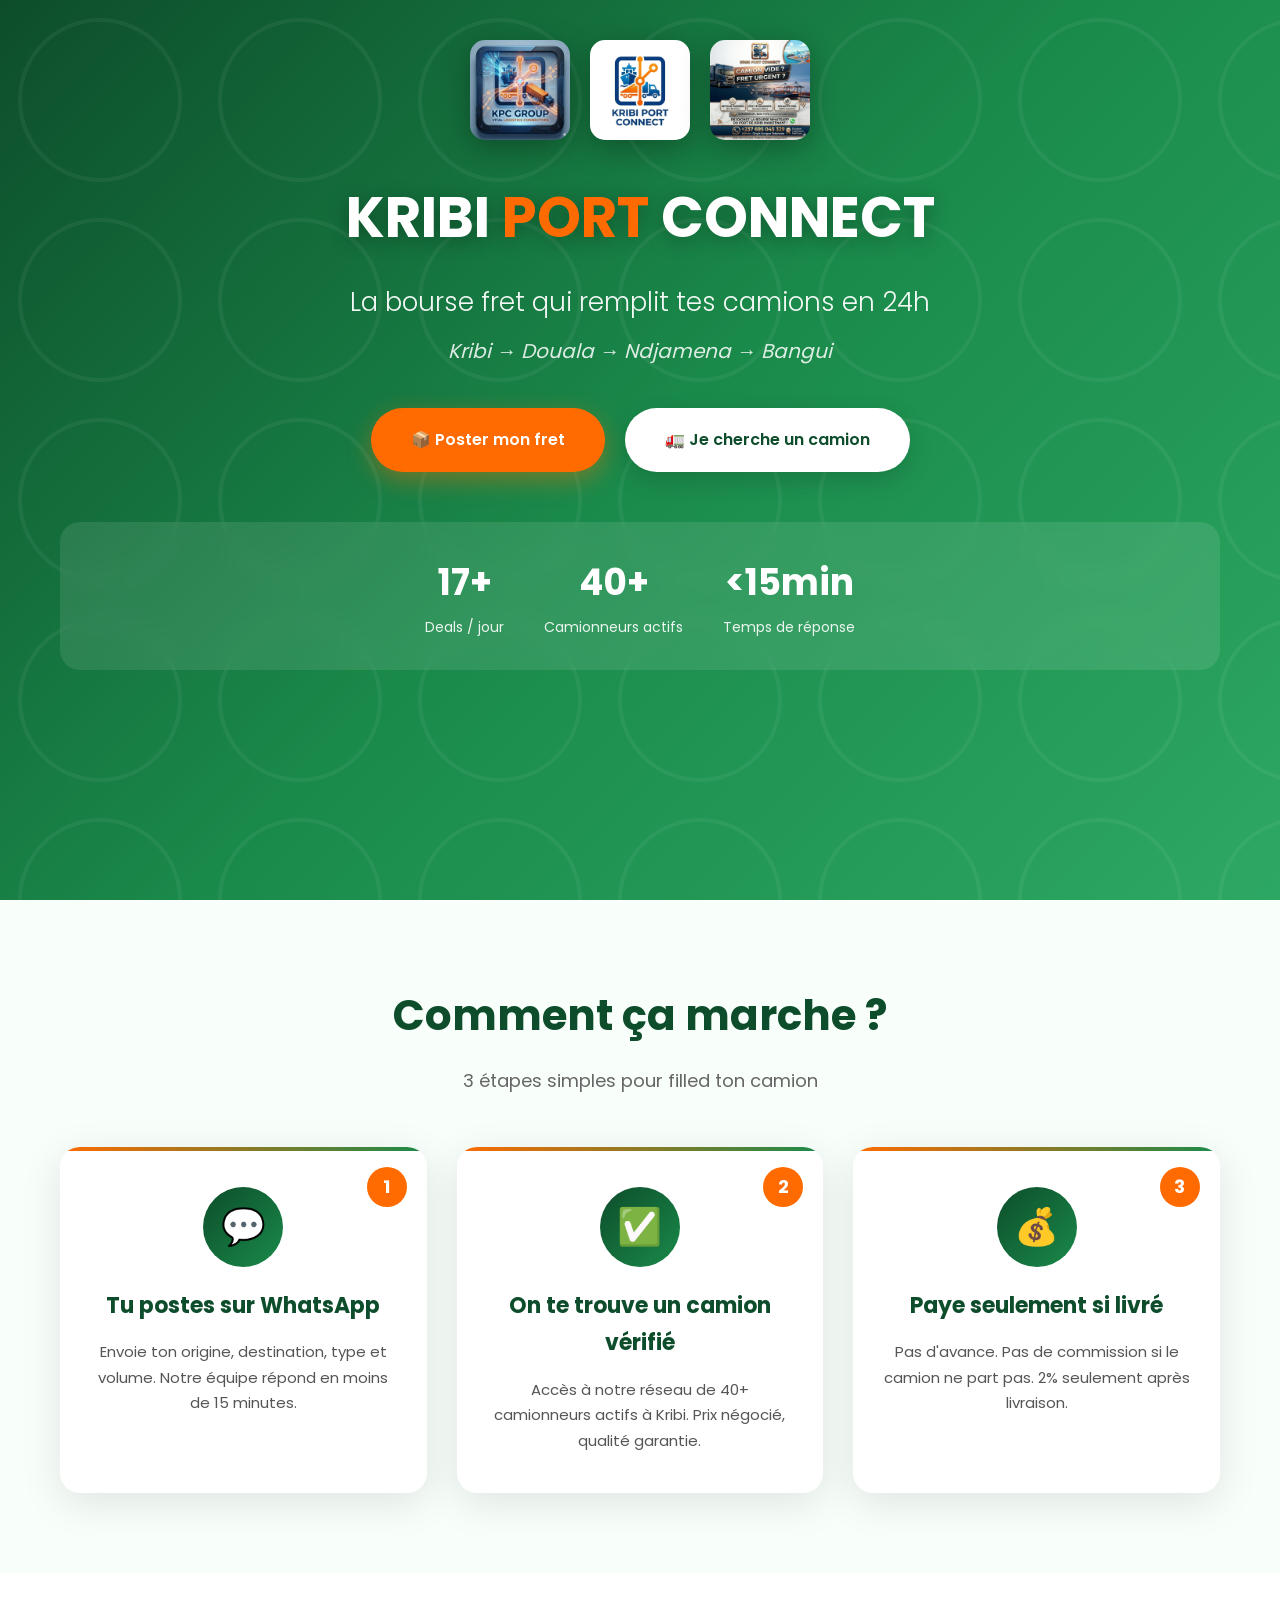
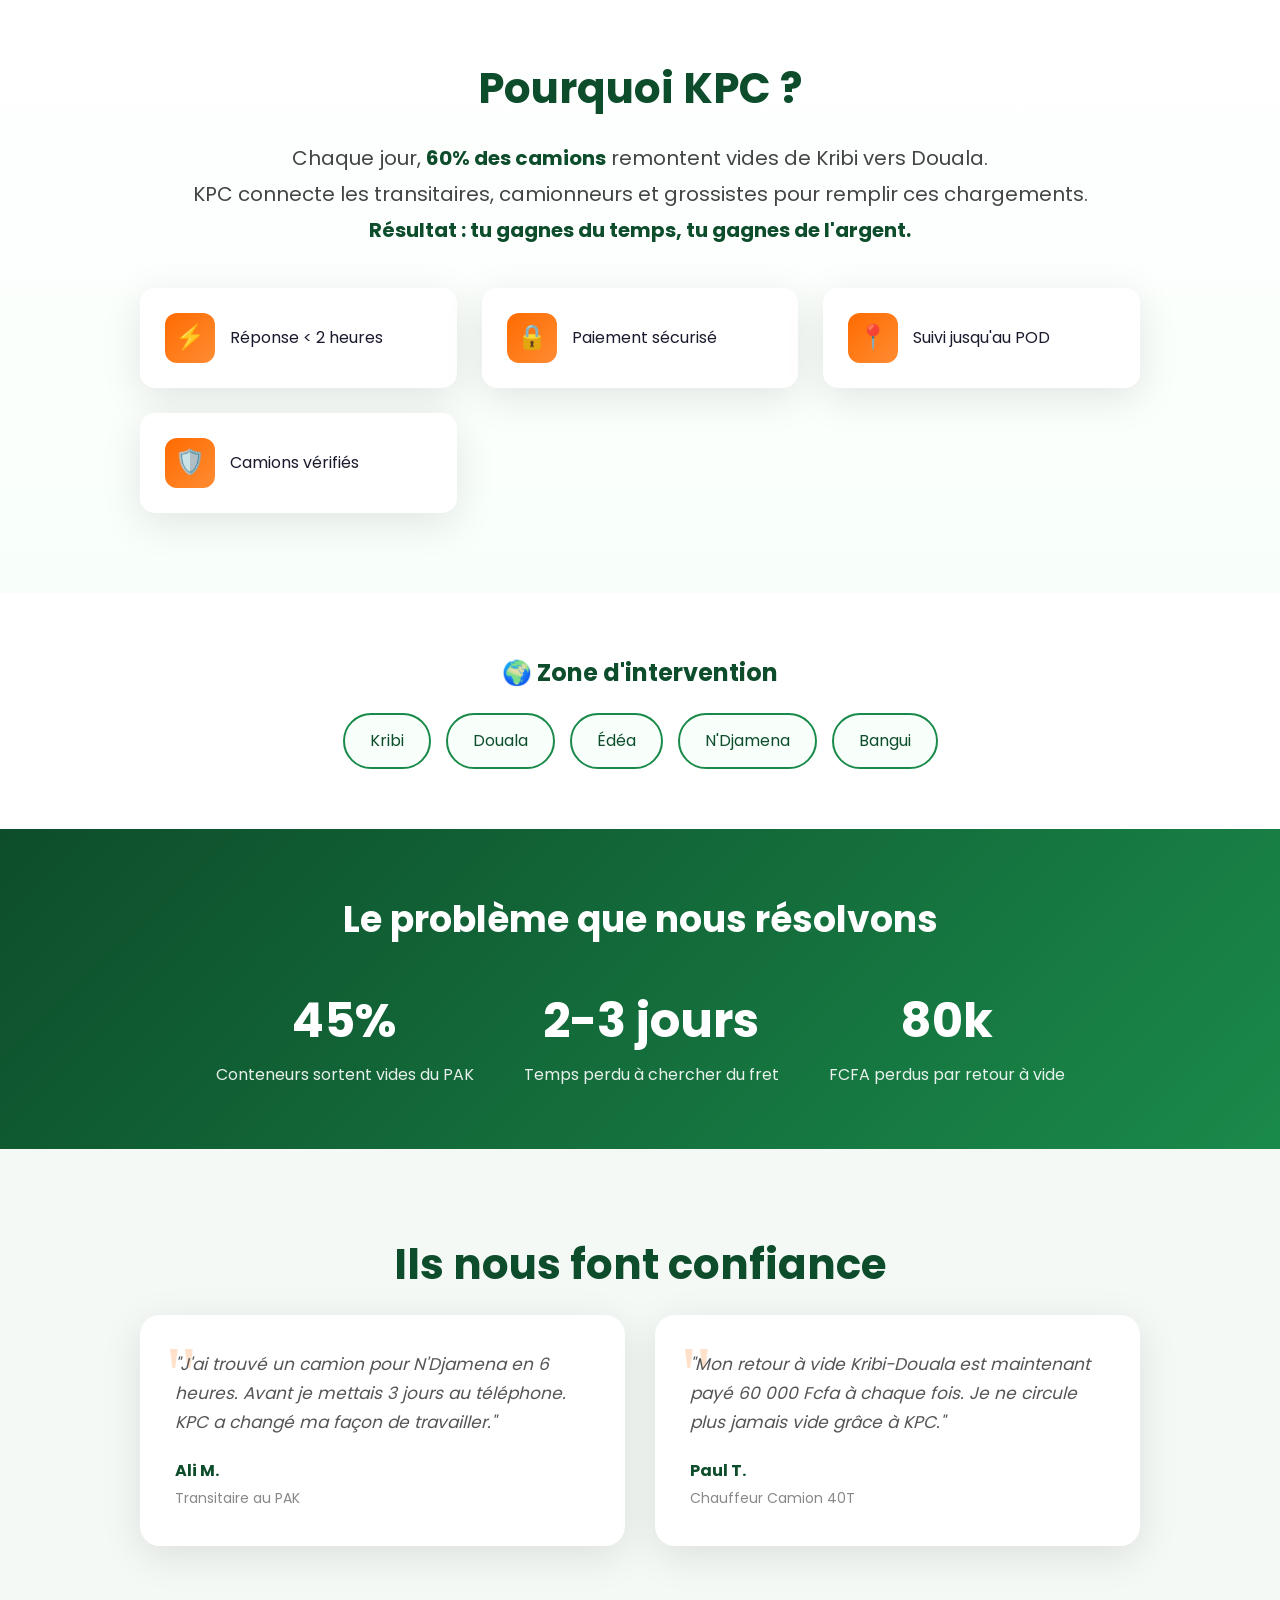
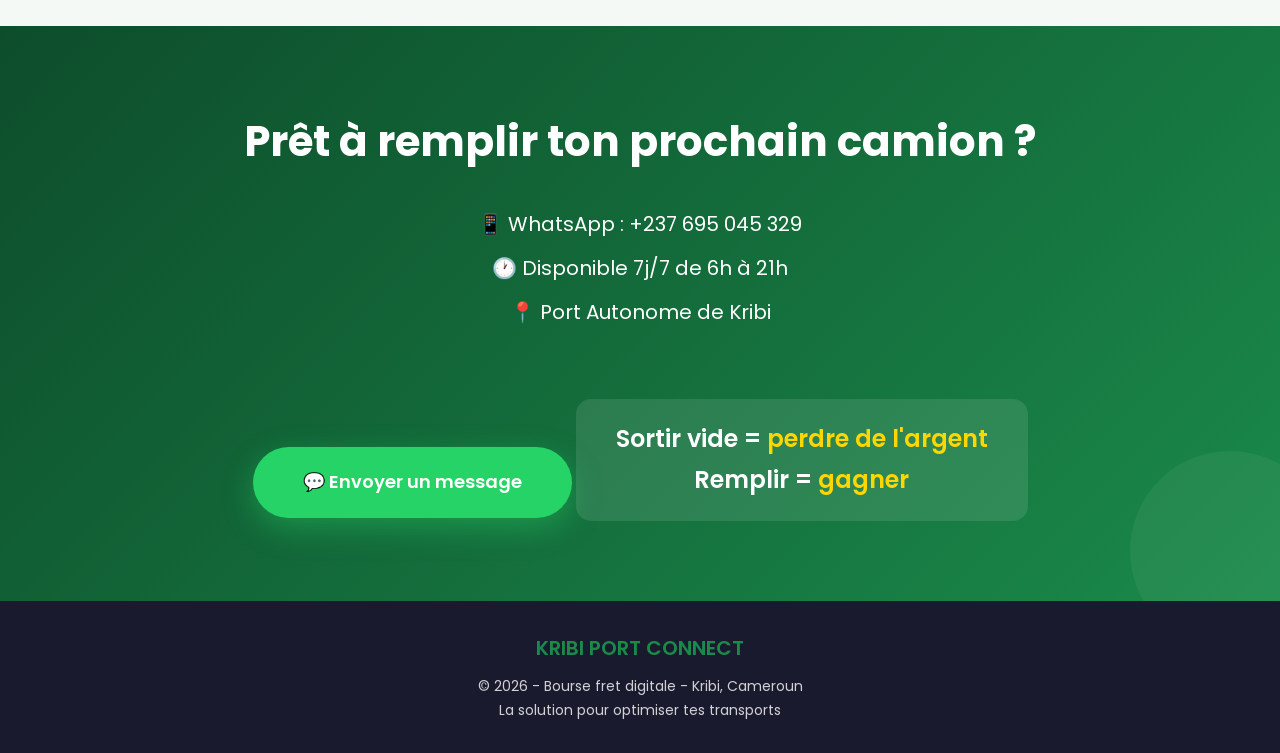
<file: index.html>
<!DOCTYPE html>
<html lang="fr">
<head>
<meta charset="UTF-8">
<meta name="viewport" content="width=device-width, initial-scale=1.0">
<meta http-equiv="X-Content-Type-Options" content="nosniff">
<meta name="referrer" content="strict-origin-when-cross-origin">
<title>KRIBI PORT CONNECT - La Bourse Fret du Cameroun</title>
<meta name="description" content="Bourse fret digitale - Connectez transporteurs, transitaires et chargeurs au Port de Kribi">
<link href="fonts/fonts.css" rel="stylesheet">
<style>
  :root {
    --primary: #0d4d2b;
    --secondary: #1a8a4a;
    --accent: #ff6b00;
    --accent-light: #ff8c33;
    --dark: #1a1a2e;
    --light: #f8fffa;
    --white: #ffffff;
    --shadow: 0 10px 40px rgba(0,0,0,0.1);
    --shadow-hover: 0 20px 60px rgba(0,0,0,0.15);
  }
  * { margin: 0; padding: 0; box-sizing: border-box; }
  body { font-family: 'Poppins', sans-serif; background: var(--light); color: var(--dark); line-height: 1.7; }
  
  /* Header / Hero */
  .hero {
    min-height: 100vh;
    background: linear-gradient(135deg, var(--primary) 0%, var(--secondary) 50%, #2da862 100%);
    position: relative;
    overflow: hidden;
  }
  .hero::before {
    content: '';
    position: absolute;
    top: 0; left: 0; right: 0; bottom: 0;
    background: url('data:image/svg+xml,<svg xmlns="http://www.w3.org/2000/svg" viewBox="0 0 100 100"><circle cx="50" cy="50" r="40" fill="none" stroke="rgba(255,255,255,0.05)" stroke-width="2"/></svg>');
    background-size: 200px;
    animation: rotate 30s linear infinite;
  }
  @keyframes rotate { from { transform: rotate(0deg); } to { transform: rotate(360deg); } }
  .hero-content {
    position: relative;
    z-index: 2;
    max-width: 1200px;
    margin: 0 auto;
    padding: 40px 20px;
    text-align: center;
    color: var(--white);
  }
  .logo-container {
    display: flex;
    justify-content: center;
    gap: 20px;
    margin-bottom: 30px;
    flex-wrap: wrap;
  }
  .logo-container img {
    height: 100px;
    border-radius: 15px;
    box-shadow: 0 8px 30px rgba(0,0,0,0.3);
    transition: transform 0.3s ease;
  }
  .logo-container img:hover { transform: scale(1.1) rotate(-2deg); }
  .hero h1 {
    font-size: clamp(32px, 6vw, 56px);
    font-weight: 700;
    margin-bottom: 15px;
    text-shadow: 0 4px 20px rgba(0,0,0,0.3);
  }
  .hero h1 span { color: var(--accent); }
  .hero .subtitle {
    font-size: clamp(18px, 3vw, 26px);
    opacity: 0.95;
    margin-bottom: 10px;
    font-weight: 300;
  }
  .hero .tagline {
    font-size: 20px;
    opacity: 0.85;
    margin-bottom: 40px;
    font-style: italic;
  }
  .cta-group {
    display: flex;
    gap: 20px;
    justify-content: center;
    flex-wrap: wrap;
    margin-bottom: 50px;
  }
  .btn {
    padding: 18px 40px;
    border-radius: 50px;
    font-size: 16px;
    font-weight: 600;
    text-decoration: none;
    transition: all 0.3s ease;
    display: inline-flex;
    align-items: center;
    gap: 10px;
  }
  .btn-primary {
    background: var(--accent);
    color: var(--white);
    box-shadow: 0 8px 25px rgba(255,107,0,0.4);
  }
  .btn-primary:hover {
    background: var(--accent-light);
    transform: translateY(-3px);
    box-shadow: 0 15px 35px rgba(255,107,0,0.5);
  }
  .btn-secondary {
    background: var(--white);
    color: var(--primary);
    box-shadow: 0 8px 25px rgba(0,0,0,0.15);
  }
  .btn-secondary:hover {
    transform: translateY(-3px);
    box-shadow: 0 15px 35px rgba(0,0,0,0.2);
  }
  .stats {
    display: flex;
    justify-content: center;
    gap: 40px;
    flex-wrap: wrap;
    padding: 30px;
    background: rgba(255,255,255,0.1);
    border-radius: 20px;
    backdrop-filter: blur(10px);
  }
  .stat { text-align: center; }
  .stat-number { font-size: 36px; font-weight: 700; display: block; }
  .stat-label { font-size: 14px; opacity: 0.9; }
  
  /* Steps Section */
  .section { padding: 80px 20px; max-width: 1200px; margin: 0 auto; }
  .section-title {
    text-align: center;
    font-size: clamp(28px, 4vw, 42px);
    color: var(--primary);
    margin-bottom: 15px;
    font-weight: 700;
  }
  .section-subtitle {
    text-align: center;
    font-size: 18px;
    color: #666;
    margin-bottom: 50px;
  }
  .steps-grid {
    display: grid;
    grid-template-columns: repeat(auto-fit, minmax(300px, 1fr));
    gap: 30px;
  }
  .step-card {
    background: var(--white);
    padding: 40px 30px;
    border-radius: 20px;
    box-shadow: var(--shadow);
    text-align: center;
    transition: all 0.3s ease;
    position: relative;
    overflow: hidden;
  }
  .step-card::before {
    content: '';
    position: absolute;
    top: 0; left: 0; right: 0; height: 4px;
    background: linear-gradient(90deg, var(--accent), var(--secondary));
  }
  .step-card:hover {
    transform: translateY(-10px);
    box-shadow: var(--shadow-hover);
  }
  .step-icon {
    width: 80px;
    height: 80px;
    background: linear-gradient(135deg, var(--primary), var(--secondary));
    border-radius: 50%;
    display: flex;
    align-items: center;
    justify-content: center;
    margin: 0 auto 20px;
    font-size: 36px;
  }
  .step-number {
    position: absolute;
    top: 20px;
    right: 20px;
    width: 40px;
    height: 40px;
    background: var(--accent);
    color: var(--white);
    border-radius: 50%;
    display: flex;
    align-items: center;
    justify-content: center;
    font-weight: 700;
    font-size: 18px;
  }
  .step-card h3 {
    color: var(--primary);
    font-size: 22px;
    margin-bottom: 15px;
  }
  .step-card p { color: #555; font-size: 15px; }
  
  /* Why Section */
  .why-section {
    background: linear-gradient(180deg, var(--white) 0%, var(--light) 100%);
    padding: 80px 20px;
  }
  .why-content {
    max-width: 1000px;
    margin: 0 auto;
    text-align: center;
  }
  .why-text {
    font-size: 20px;
    color: #444;
    margin-bottom: 40px;
    line-height: 1.8;
  }
  .why-text strong { color: var(--primary); }
  .features-grid {
    display: grid;
    grid-template-columns: repeat(auto-fit, minmax(250px, 1fr));
    gap: 25px;
  }
  .feature-box {
    background: var(--white);
    padding: 25px;
    border-radius: 15px;
    box-shadow: var(--shadow);
    display: flex;
    align-items: center;
    gap: 15px;
    transition: all 0.3s ease;
  }
  .feature-box:hover { transform: scale(1.02); }
  .feature-icon {
    width: 50px;
    height: 50px;
    background: linear-gradient(135deg, var(--accent), var(--accent-light));
    border-radius: 12px;
    display: flex;
    align-items: center;
    justify-content: center;
    font-size: 24px;
    flex-shrink: 0;
  }
  .feature-box span { font-weight: 500; color: var(--dark); }
  
  /* Stats Banner */
  .stats-banner {
    background: linear-gradient(135deg, var(--primary), var(--secondary));
    padding: 60px 20px;
    text-align: center;
    color: var(--white);
  }
  .stats-banner h2 { font-size: clamp(24px, 4vw, 36px); margin-bottom: 30px; }
  .stats-grid {
    display: flex;
    justify-content: center;
    gap: 50px;
    flex-wrap: wrap;
  }
  .stats-banner .stat-number { font-size: 48px; }
  .stats-banner .stat-label { font-size: 16px; opacity: 0.9; }
  
  /* Testimonials */
  .testimonials { padding: 80px 20px; background: #f5f9f6; }
  .testimonial-grid {
    display: grid;
    grid-template-columns: repeat(auto-fit, minmax(320px, 1fr));
    gap: 30px;
    max-width: 1000px;
    margin: 0 auto;
  }
  .testimonial-card {
    background: var(--white);
    padding: 35px;
    border-radius: 20px;
    box-shadow: var(--shadow);
    position: relative;
  }
  .testimonial-card::before {
    content: '"';
    position: absolute;
    top: 20px;
    left: 25px;
    font-size: 80px;
    color: var(--accent);
    opacity: 0.2;
    font-family: serif;
    line-height: 1;
  }
  .testimonial-card p {
    font-size: 17px;
    color: #555;
    font-style: italic;
    margin-bottom: 20px;
    position: relative;
    z-index: 1;
  }
  .testimonial-card strong {
    color: var(--primary);
    display: block;
  }
  .testimonial-card .role {
    color: #888;
    font-size: 14px;
  }
  
  /* Contact Section */
  .contact-section {
    background: linear-gradient(135deg, var(--primary) 0%, var(--secondary) 100%);
    padding: 80px 20px;
    text-align: center;
    color: var(--white);
    position: relative;
    overflow: hidden;
  }
  .contact-section::after {
    content: '';
    position: absolute;
    bottom: -50px;
    right: -50px;
    width: 200px;
    height: 200px;
    background: rgba(255,255,255,0.05);
    border-radius: 50%;
  }
  .contact-section h2 {
    font-size: clamp(28px, 4vw, 42px);
    margin-bottom: 20px;
  }
  .contact-info {
    font-size: 20px;
    margin: 30px 0;
  }
  .contact-info p { margin: 10px 0; }
  .whatsapp-btn {
    display: inline-flex;
    align-items: center;
    gap: 12px;
    background: #25d366;
    color: var(--white);
    padding: 20px 50px;
    border-radius: 50px;
    font-size: 18px;
    font-weight: 600;
    text-decoration: none;
    box-shadow: 0 10px 30px rgba(37,211,102,0.4);
    transition: all 0.3s ease;
  }
  .whatsapp-btn:hover {
    transform: translateY(-3px);
    box-shadow: 0 15px 40px rgba(37,211,102,0.5);
  }
  .slogan {
    font-size: 24px;
    font-weight: 600;
    margin-top: 40px;
    padding: 20px 40px;
    background: rgba(255,255,255,0.1);
    border-radius: 15px;
    display: inline-block;
  }
  .slogan span { color: #ffd700; }
  
  /* Zone Coverage */
  .zone-section {
    padding: 60px 20px;
    text-align: center;
    background: var(--white);
  }
  .zone-section h3 { color: var(--primary); margin-bottom: 20px; font-size: 24px; }
  .zones {
    display: flex;
    justify-content: center;
    gap: 15px;
    flex-wrap: wrap;
  }
  .zone {
    padding: 12px 25px;
    background: var(--light);
    border: 2px solid var(--secondary);
    border-radius: 30px;
    color: var(--primary);
    font-weight: 500;
  }
  
  /* Footer */
  .footer {
    background: var(--dark);
    color: var(--white);
    text-align: center;
    padding: 30px 20px;
  }
  .footer p { opacity: 0.8; font-size: 14px; }
  .footer .brand { font-size: 20px; font-weight: 600; color: var(--secondary); margin-bottom: 10px; }
  
  /* Responsive */
  @media (max-width: 768px) {
    .hero { min-height: auto; padding: 60px 20px; }
    .logo-container img { height: 70px; }
    .stats { gap: 20px; }
    .stat-number { font-size: 28px; }
    .cta-group { flex-direction: column; align-items: center; }
    .btn { width: 100%; max-width: 280px; justify-content: center; }
  }
</style>
</head>
<body>

<!-- HERO SECTION -->
<section class="hero">
  <div class="hero-content">
    <div class="logo-container">
      <img src="logos/IMG-20260519-WA0003.jpg" alt="KPC Logo 1">
      <img src="logos/IMG-20260519-WA0004.jpg" alt="KPC Logo 2">
      <img src="logos/IMG-20260519-WA0005.jpg" alt="KPC Logo 3">
    </div>
    <h1>KRIBI <span>PORT</span> CONNECT</h1>
    <p class="subtitle">La bourse fret qui remplit tes camions en 24h</p>
    <p class="tagline">Kribi → Douala → Ndjamena → Bangui</p>
    
    <div class="cta-group">
      <a href="https://wa.me/237695045329?text=Bonjour%20KPC%2C%20j%27ai%20un%20fret%20%C3%A0%20poster" class="btn btn-primary">
        📦 Poster mon fret
      </a>
      <a href="https://wa.me/237695045329?text=Bonjour%20KPC%2C%20je%20cherche%20un%20camion%20pour..." class="btn btn-secondary">
        🚛 Je cherche un camion
      </a>
    </div>
    
    <div class="stats">
      <div class="stat">
        <span class="stat-number">17+</span>
        <span class="stat-label">Deals / jour</span>
      </div>
      <div class="stat">
        <span class="stat-number">40+</span>
        <span class="stat-label">Camionneurs actifs</span>
      </div>
      <div class="stat">
        <span class="stat-number">&lt;15min</span>
        <span class="stat-label">Temps de réponse</span>
      </div>
    </div>
  </div>
</section>

<!-- HOW IT WORKS -->
<section class="section">
  <h2 class="section-title">Comment ça marche ?</h2>
  <p class="section-subtitle">3 étapes simples pour filled ton camion</p>
  
  <div class="steps-grid">
    <div class="step-card">
      <div class="step-number">1</div>
      <div class="step-icon">💬</div>
      <h3>Tu postes sur WhatsApp</h3>
      <p>Envoie ton origine, destination, type et volume. Notre équipe répond en moins de 15 minutes.</p>
    </div>
    <div class="step-card">
      <div class="step-number">2</div>
      <div class="step-icon">✅</div>
      <h3>On te trouve un camion vérifié</h3>
      <p>Accès à notre réseau de 40+ camionneurs actifs à Kribi. Prix négocié, qualité garantie.</p>
    </div>
    <div class="step-card">
      <div class="step-number">3</div>
      <div class="step-icon">💰</div>
      <h3>Paye seulement si livré</h3>
      <p>Pas d'avance. Pas de commission si le camion ne part pas. 2% seulement après livraison.</p>
    </div>
  </div>
</section>

<!-- WHY KPC -->
<section class="why-section">
  <div class="why-content">
    <h2 class="section-title">Pourquoi KPC ?</h2>
    <p class="why-text">
      Chaque jour, <strong>60% des camions</strong> remontent vides de Kribi vers Douala.<br>
      KPC connecte les transitaires, camionneurs et grossistes pour remplir ces chargements.<br>
      <strong>Résultat : tu gagnes du temps, tu gagnes de l'argent.</strong>
    </p>
    
    <div class="features-grid">
      <div class="feature-box">
        <div class="feature-icon">⚡</div>
        <span>Réponse &lt; 2 heures</span>
      </div>
      <div class="feature-box">
        <div class="feature-icon">🔒</div>
        <span>Paiement sécurisé</span>
      </div>
      <div class="feature-box">
        <div class="feature-icon">📍</div>
        <span>Suivi jusqu'au POD</span>
      </div>
      <div class="feature-box">
        <div class="feature-icon">🛡️</div>
        <span>Camions vérifiés</span>
      </div>
    </div>
  </div>
</section>

<!-- ZONE COVERAGE -->
<section class="zone-section">
  <h3>🌍 Zone d'intervention</h3>
  <div class="zones">
    <span class="zone">Kribi</span>
    <span class="zone">Douala</span>
    <span class="zone">Édéa</span>
    <span class="zone">N'Djamena</span>
    <span class="zone">Bangui</span>
  </div>
</section>

<!-- STATS BANNER -->
<section class="stats-banner">
  <h2>Le problème que nous résolvons</h2>
  <div class="stats-grid">
    <div class="stat">
      <span class="stat-number">45%</span>
      <span class="stat-label">Conteneurs sortent vides du PAK</span>
    </div>
    <div class="stat">
      <span class="stat-number">2-3 jours</span>
      <span class="stat-label">Temps perdu à chercher du fret</span>
    </div>
    <div class="stat">
      <span class="stat-number">80k</span>
      <span class="stat-label">FCFA perdus par retour à vide</span>
    </div>
  </div>
</section>

<!-- TESTIMONIALS -->
<section class="testimonials">
  <h2 class="section-title">Ils nous font confiance</h2>
  <div class="testimonial-grid">
    <div class="testimonial-card">
      <p>"J'ai trouvé un camion pour N'Djamena en 6 heures. Avant je mettais 3 jours au téléphone. KPC a changé ma façon de travailler."</p>
      <strong>Ali M.</strong>
      <span class="role">Transitaire au PAK</span>
    </div>
    <div class="testimonial-card">
      <p>"Mon retour à vide Kribi-Douala est maintenant payé 60 000 Fcfa à chaque fois. Je ne circule plus jamais vide grâce à KPC."</p>
      <strong>Paul T.</strong>
      <span class="role">Chauffeur Camion 40T</span>
    </div>
  </div>
</section>

<!-- CONTACT -->
<section class="contact-section">
  <h2>Prêt à remplir ton prochain camion ?</h2>
  <div class="contact-info">
    <p>📱 WhatsApp : +237 695 045 329</p>
    <p>🕐 Disponible 7j/7 de 6h à 21h</p>
    <p>📍 Port Autonome de Kribi</p>
  </div>
  <a href="https://wa.me/237695045329" class="whatsapp-btn">
    💬 Envoyer un message
  </a>
  <div class="slogan">
    Sortir vide = <span>perdre de l'argent</span><br>
    Remplir = <span>gagner</span>
  </div>
</section>

<!-- FOOTER -->
<footer class="footer">
  <div class="brand">KRIBI PORT CONNECT</div>
  <p>© 2026 - Bourse fret digitale - Kribi, Cameroun</p>
  <p>La solution pour optimiser tes transports</p>
</footer>

</body>
</html>
</file>
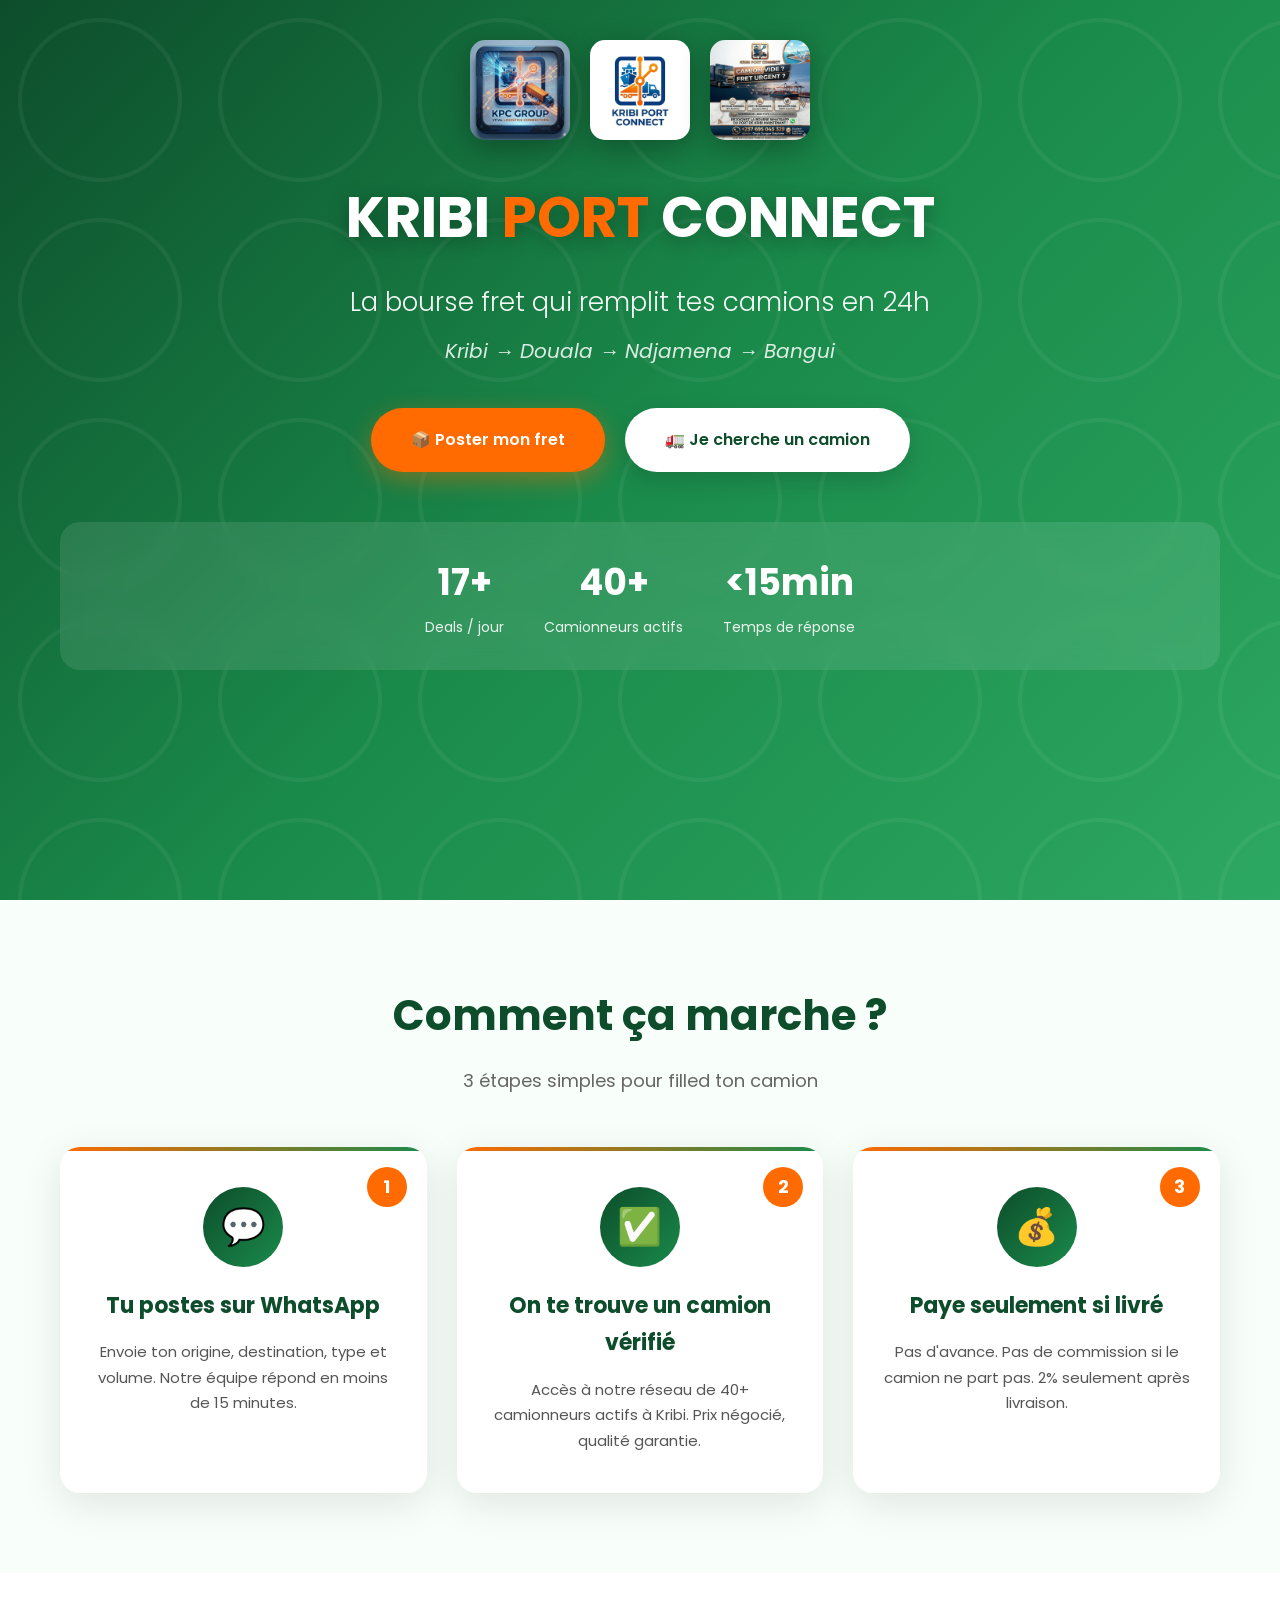
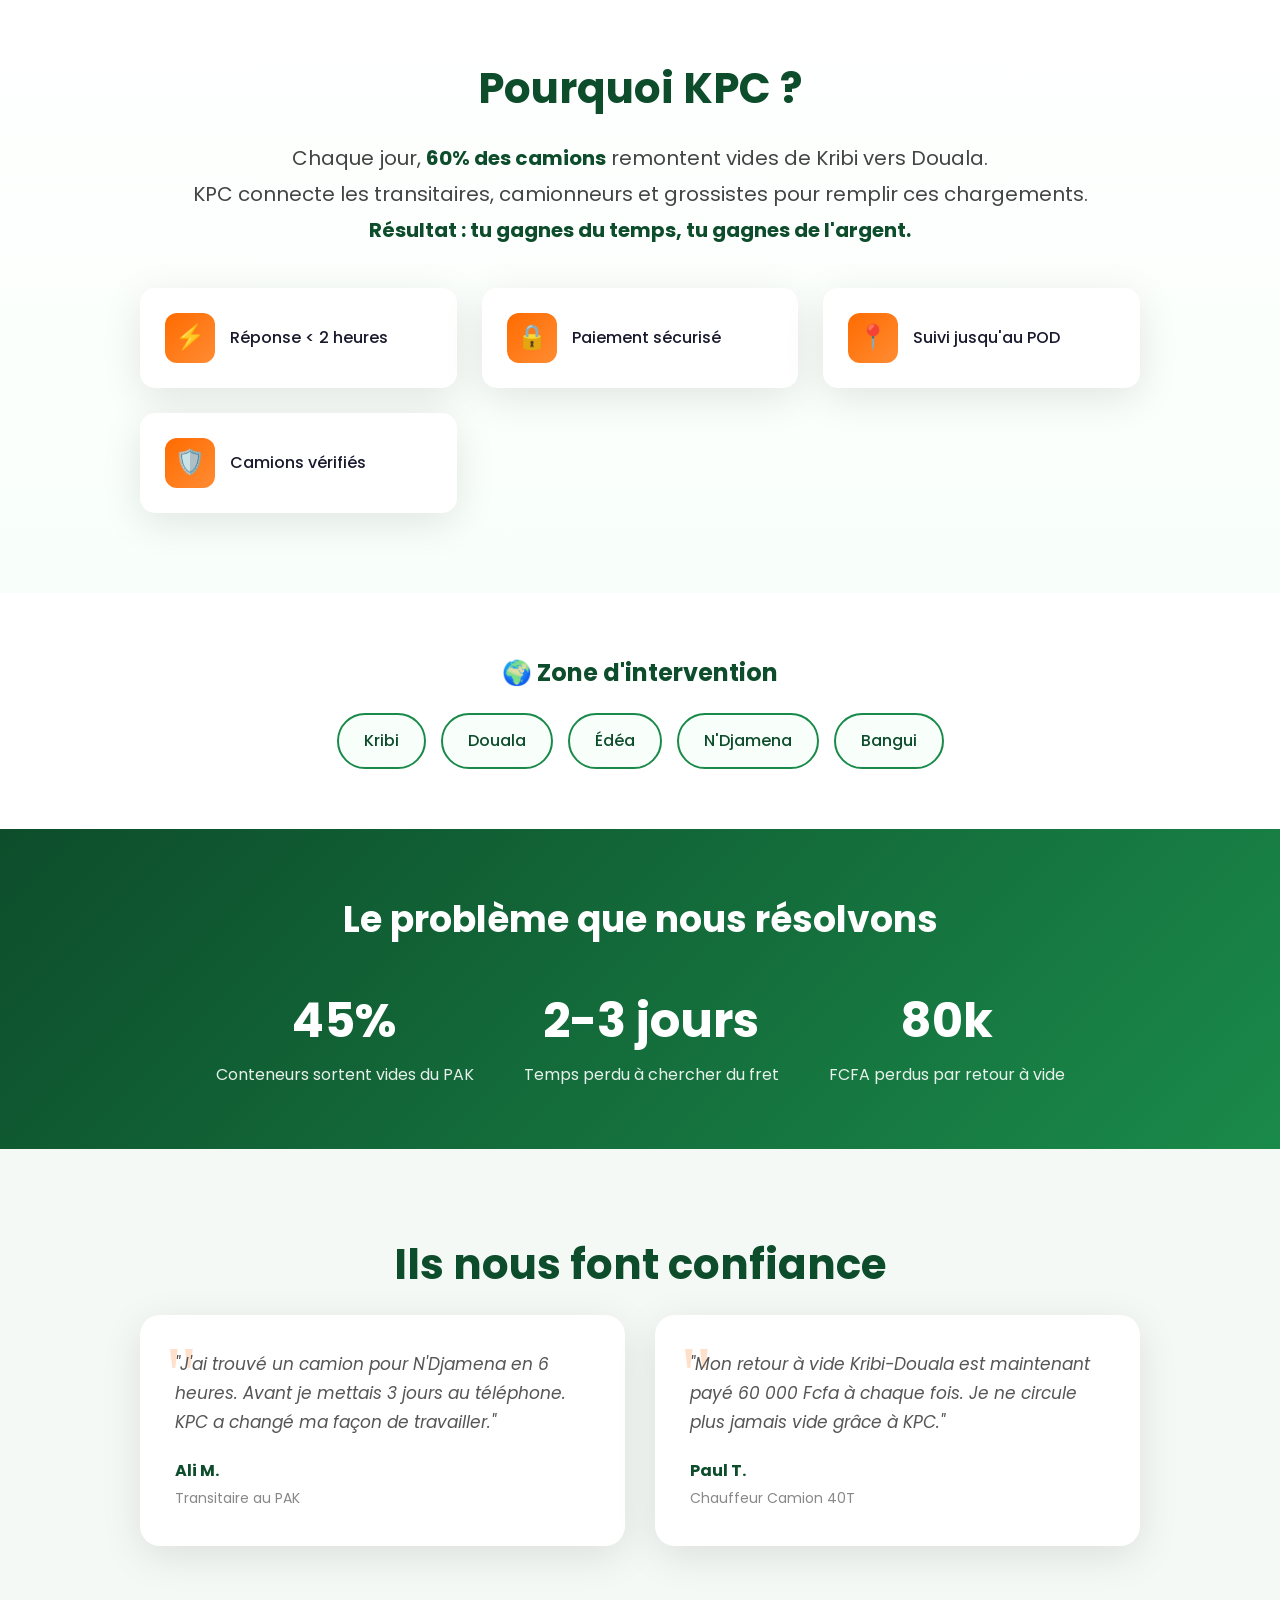
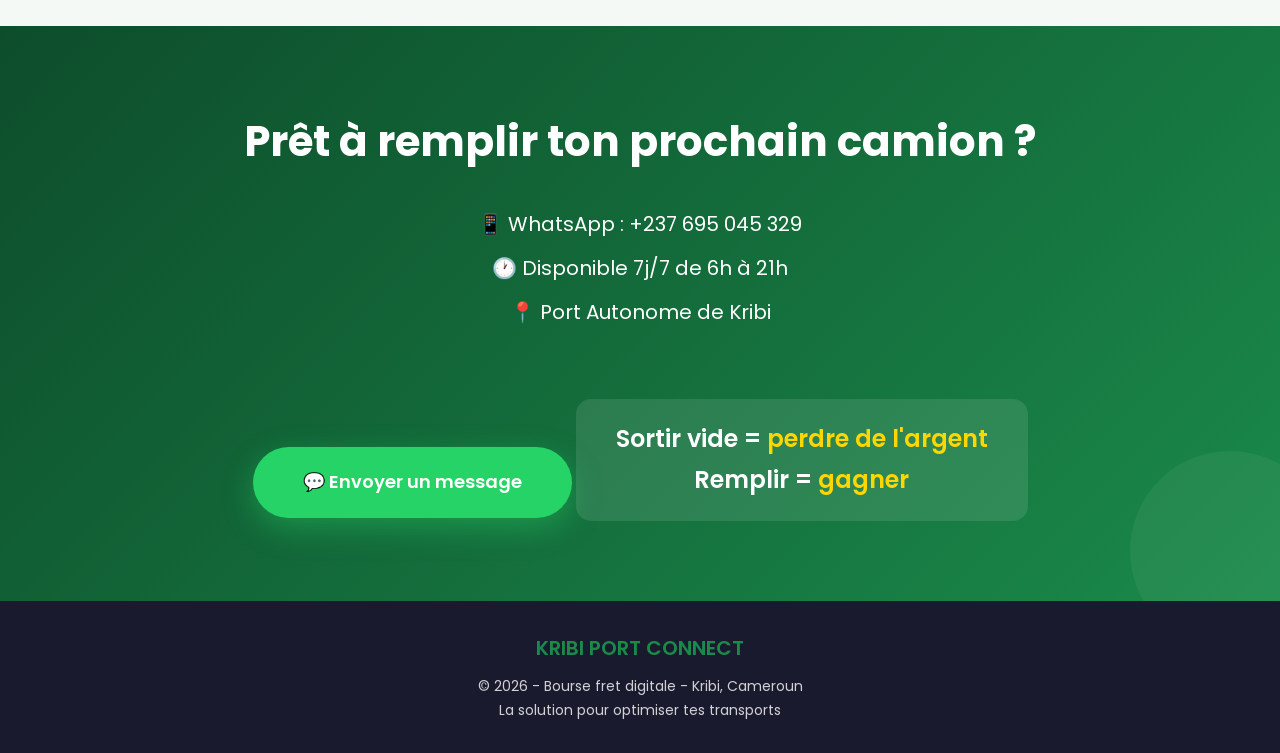
<file: kpc_google_sites.html>
<!DOCTYPE html>
<html lang="fr">
<head>
<meta charset="UTF-8">
<meta name="viewport" content="width=device-width, initial-scale=1.0">
<title>KRIBI PORT CONNECT - La Bourse Fret du Cameroun</title>
<meta name="description" content="Bourse fret digitale - Connectez transporteurs, transitaires et chargeurs au Port de Kribi">
<link href="https://fonts.googleapis.com/css2?family=Poppins:wght@300;400;600;700&display=swap" rel="stylesheet">
<style>
  :root {
    --primary: #0d4d2b;
    --secondary: #1a8a4a;
    --accent: #ff6b00;
    --accent-light: #ff8c33;
    --dark: #1a1a2e;
    --light: #f8fffa;
    --white: #ffffff;
    --shadow: 0 10px 40px rgba(0,0,0,0.1);
    --shadow-hover: 0 20px 60px rgba(0,0,0,0.15);
  }
  * { margin: 0; padding: 0; box-sizing: border-box; }
  body { font-family: 'Poppins', sans-serif; background: var(--light); color: var(--dark); line-height: 1.7; }
  
  /* Header / Hero */
  .hero {
    min-height: 100vh;
    background: linear-gradient(135deg, var(--primary) 0%, var(--secondary) 50%, #2da862 100%);
    position: relative;
    overflow: hidden;
  }
  .hero::before {
    content: '';
    position: absolute;
    top: 0; left: 0; right: 0; bottom: 0;
    background: url('data:image/svg+xml,<svg xmlns="http://www.w3.org/2000/svg" viewBox="0 0 100 100"><circle cx="50" cy="50" r="40" fill="none" stroke="rgba(255,255,255,0.05)" stroke-width="2"/></svg>');
    background-size: 200px;
    animation: rotate 30s linear infinite;
  }
  @keyframes rotate { from { transform: rotate(0deg); } to { transform: rotate(360deg); } }
  .hero-content {
    position: relative;
    z-index: 2;
    max-width: 1200px;
    margin: 0 auto;
    padding: 40px 20px;
    text-align: center;
    color: var(--white);
  }
  .logo-container {
    display: flex;
    justify-content: center;
    gap: 20px;
    margin-bottom: 30px;
    flex-wrap: wrap;
  }
  .logo-container img {
    height: 100px;
    border-radius: 15px;
    box-shadow: 0 8px 30px rgba(0,0,0,0.3);
    transition: transform 0.3s ease;
  }
  .logo-container img:hover { transform: scale(1.1) rotate(-2deg); }
  .hero h1 {
    font-size: clamp(32px, 6vw, 56px);
    font-weight: 700;
    margin-bottom: 15px;
    text-shadow: 0 4px 20px rgba(0,0,0,0.3);
  }
  .hero h1 span { color: var(--accent); }
  .hero .subtitle {
    font-size: clamp(18px, 3vw, 26px);
    opacity: 0.95;
    margin-bottom: 10px;
    font-weight: 300;
  }
  .hero .tagline {
    font-size: 20px;
    opacity: 0.85;
    margin-bottom: 40px;
    font-style: italic;
  }
  .cta-group {
    display: flex;
    gap: 20px;
    justify-content: center;
    flex-wrap: wrap;
    margin-bottom: 50px;
  }
  .btn {
    padding: 18px 40px;
    border-radius: 50px;
    font-size: 16px;
    font-weight: 600;
    text-decoration: none;
    transition: all 0.3s ease;
    display: inline-flex;
    align-items: center;
    gap: 10px;
  }
  .btn-primary {
    background: var(--accent);
    color: var(--white);
    box-shadow: 0 8px 25px rgba(255,107,0,0.4);
  }
  .btn-primary:hover {
    background: var(--accent-light);
    transform: translateY(-3px);
    box-shadow: 0 15px 35px rgba(255,107,0,0.5);
  }
  .btn-secondary {
    background: var(--white);
    color: var(--primary);
    box-shadow: 0 8px 25px rgba(0,0,0,0.15);
  }
  .btn-secondary:hover {
    transform: translateY(-3px);
    box-shadow: 0 15px 35px rgba(0,0,0,0.2);
  }
  .stats {
    display: flex;
    justify-content: center;
    gap: 40px;
    flex-wrap: wrap;
    padding: 30px;
    background: rgba(255,255,255,0.1);
    border-radius: 20px;
    backdrop-filter: blur(10px);
  }
  .stat { text-align: center; }
  .stat-number { font-size: 36px; font-weight: 700; display: block; }
  .stat-label { font-size: 14px; opacity: 0.9; }
  
  /* Steps Section */
  .section { padding: 80px 20px; max-width: 1200px; margin: 0 auto; }
  .section-title {
    text-align: center;
    font-size: clamp(28px, 4vw, 42px);
    color: var(--primary);
    margin-bottom: 15px;
    font-weight: 700;
  }
  .section-subtitle {
    text-align: center;
    font-size: 18px;
    color: #666;
    margin-bottom: 50px;
  }
  .steps-grid {
    display: grid;
    grid-template-columns: repeat(auto-fit, minmax(300px, 1fr));
    gap: 30px;
  }
  .step-card {
    background: var(--white);
    padding: 40px 30px;
    border-radius: 20px;
    box-shadow: var(--shadow);
    text-align: center;
    transition: all 0.3s ease;
    position: relative;
    overflow: hidden;
  }
  .step-card::before {
    content: '';
    position: absolute;
    top: 0; left: 0; right: 0; height: 4px;
    background: linear-gradient(90deg, var(--accent), var(--secondary));
  }
  .step-card:hover {
    transform: translateY(-10px);
    box-shadow: var(--shadow-hover);
  }
  .step-icon {
    width: 80px;
    height: 80px;
    background: linear-gradient(135deg, var(--primary), var(--secondary));
    border-radius: 50%;
    display: flex;
    align-items: center;
    justify-content: center;
    margin: 0 auto 20px;
    font-size: 36px;
  }
  .step-number {
    position: absolute;
    top: 20px;
    right: 20px;
    width: 40px;
    height: 40px;
    background: var(--accent);
    color: var(--white);
    border-radius: 50%;
    display: flex;
    align-items: center;
    justify-content: center;
    font-weight: 700;
    font-size: 18px;
  }
  .step-card h3 {
    color: var(--primary);
    font-size: 22px;
    margin-bottom: 15px;
  }
  .step-card p { color: #555; font-size: 15px; }
  
  /* Why Section */
  .why-section {
    background: linear-gradient(180deg, var(--white) 0%, var(--light) 100%);
    padding: 80px 20px;
  }
  .why-content {
    max-width: 1000px;
    margin: 0 auto;
    text-align: center;
  }
  .why-text {
    font-size: 20px;
    color: #444;
    margin-bottom: 40px;
    line-height: 1.8;
  }
  .why-text strong { color: var(--primary); }
  .features-grid {
    display: grid;
    grid-template-columns: repeat(auto-fit, minmax(250px, 1fr));
    gap: 25px;
  }
  .feature-box {
    background: var(--white);
    padding: 25px;
    border-radius: 15px;
    box-shadow: var(--shadow);
    display: flex;
    align-items: center;
    gap: 15px;
    transition: all 0.3s ease;
  }
  .feature-box:hover { transform: scale(1.02); }
  .feature-icon {
    width: 50px;
    height: 50px;
    background: linear-gradient(135deg, var(--accent), var(--accent-light));
    border-radius: 12px;
    display: flex;
    align-items: center;
    justify-content: center;
    font-size: 24px;
    flex-shrink: 0;
  }
  .feature-box span { font-weight: 500; color: var(--dark); }
  
  /* Stats Banner */
  .stats-banner {
    background: linear-gradient(135deg, var(--primary), var(--secondary));
    padding: 60px 20px;
    text-align: center;
    color: var(--white);
  }
  .stats-banner h2 { font-size: clamp(24px, 4vw, 36px); margin-bottom: 30px; }
  .stats-grid {
    display: flex;
    justify-content: center;
    gap: 50px;
    flex-wrap: wrap;
  }
  .stats-banner .stat-number { font-size: 48px; }
  .stats-banner .stat-label { font-size: 16px; opacity: 0.9; }
  
  /* Testimonials */
  .testimonials { padding: 80px 20px; background: #f5f9f6; }
  .testimonial-grid {
    display: grid;
    grid-template-columns: repeat(auto-fit, minmax(320px, 1fr));
    gap: 30px;
    max-width: 1000px;
    margin: 0 auto;
  }
  .testimonial-card {
    background: var(--white);
    padding: 35px;
    border-radius: 20px;
    box-shadow: var(--shadow);
    position: relative;
  }
  .testimonial-card::before {
    content: '"';
    position: absolute;
    top: 20px;
    left: 25px;
    font-size: 80px;
    color: var(--accent);
    opacity: 0.2;
    font-family: serif;
    line-height: 1;
  }
  .testimonial-card p {
    font-size: 17px;
    color: #555;
    font-style: italic;
    margin-bottom: 20px;
    position: relative;
    z-index: 1;
  }
  .testimonial-card strong {
    color: var(--primary);
    display: block;
  }
  .testimonial-card .role {
    color: #888;
    font-size: 14px;
  }
  
  /* Contact Section */
  .contact-section {
    background: linear-gradient(135deg, var(--primary) 0%, var(--secondary) 100%);
    padding: 80px 20px;
    text-align: center;
    color: var(--white);
    position: relative;
    overflow: hidden;
  }
  .contact-section::after {
    content: '';
    position: absolute;
    bottom: -50px;
    right: -50px;
    width: 200px;
    height: 200px;
    background: rgba(255,255,255,0.05);
    border-radius: 50%;
  }
  .contact-section h2 {
    font-size: clamp(28px, 4vw, 42px);
    margin-bottom: 20px;
  }
  .contact-info {
    font-size: 20px;
    margin: 30px 0;
  }
  .contact-info p { margin: 10px 0; }
  .whatsapp-btn {
    display: inline-flex;
    align-items: center;
    gap: 12px;
    background: #25d366;
    color: var(--white);
    padding: 20px 50px;
    border-radius: 50px;
    font-size: 18px;
    font-weight: 600;
    text-decoration: none;
    box-shadow: 0 10px 30px rgba(37,211,102,0.4);
    transition: all 0.3s ease;
  }
  .whatsapp-btn:hover {
    transform: translateY(-3px);
    box-shadow: 0 15px 40px rgba(37,211,102,0.5);
  }
  .slogan {
    font-size: 24px;
    font-weight: 600;
    margin-top: 40px;
    padding: 20px 40px;
    background: rgba(255,255,255,0.1);
    border-radius: 15px;
    display: inline-block;
  }
  .slogan span { color: #ffd700; }
  
  /* Zone Coverage */
  .zone-section {
    padding: 60px 20px;
    text-align: center;
    background: var(--white);
  }
  .zone-section h3 { color: var(--primary); margin-bottom: 20px; font-size: 24px; }
  .zones {
    display: flex;
    justify-content: center;
    gap: 15px;
    flex-wrap: wrap;
  }
  .zone {
    padding: 12px 25px;
    background: var(--light);
    border: 2px solid var(--secondary);
    border-radius: 30px;
    color: var(--primary);
    font-weight: 500;
  }
  
  /* Footer */
  .footer {
    background: var(--dark);
    color: var(--white);
    text-align: center;
    padding: 30px 20px;
  }
  .footer p { opacity: 0.8; font-size: 14px; }
  .footer .brand { font-size: 20px; font-weight: 600; color: var(--secondary); margin-bottom: 10px; }
  
  /* Responsive */
  @media (max-width: 768px) {
    .hero { min-height: auto; padding: 60px 20px; }
    .logo-container img { height: 70px; }
    .stats { gap: 20px; }
    .stat-number { font-size: 28px; }
    .cta-group { flex-direction: column; align-items: center; }
    .btn { width: 100%; max-width: 280px; justify-content: center; }
  }
</style>
</head>
<body>

<!-- HERO SECTION -->
<section class="hero">
  <div class="hero-content">
    <div class="logo-container">
      <img src="logos/IMG-20260519-WA0003.jpg" alt="KPC Logo 1">
      <img src="logos/IMG-20260519-WA0004.jpg" alt="KPC Logo 2">
      <img src="logos/IMG-20260519-WA0005.jpg" alt="KPC Logo 3">
    </div>
    <h1>KRIBI <span>PORT</span> CONNECT</h1>
    <p class="subtitle">La bourse fret qui remplit tes camions en 24h</p>
    <p class="tagline">Kribi → Douala → Ndjamena → Bangui</p>
    
    <div class="cta-group">
      <a href="https://wa.me/237695045329?text=Bonjour%20KPC%2C%20j%27ai%20un%20fret%20%C3%A0%20poster" class="btn btn-primary">
        📦 Poster mon fret
      </a>
      <a href="https://wa.me/237695045329?text=Bonjour%20KPC%2C%20je%20cherche%20un%20camion%20pour..." class="btn btn-secondary">
        🚛 Je cherche un camion
      </a>
    </div>
    
    <div class="stats">
      <div class="stat">
        <span class="stat-number">17+</span>
        <span class="stat-label">Deals / jour</span>
      </div>
      <div class="stat">
        <span class="stat-number">40+</span>
        <span class="stat-label">Camionneurs actifs</span>
      </div>
      <div class="stat">
        <span class="stat-number">&lt;15min</span>
        <span class="stat-label">Temps de réponse</span>
      </div>
    </div>
  </div>
</section>

<!-- HOW IT WORKS -->
<section class="section">
  <h2 class="section-title">Comment ça marche ?</h2>
  <p class="section-subtitle">3 étapes simples pour filled ton camion</p>
  
  <div class="steps-grid">
    <div class="step-card">
      <div class="step-number">1</div>
      <div class="step-icon">💬</div>
      <h3>Tu postes sur WhatsApp</h3>
      <p>Envoie ton origine, destination, type et volume. Notre équipe répond en moins de 15 minutes.</p>
    </div>
    <div class="step-card">
      <div class="step-number">2</div>
      <div class="step-icon">✅</div>
      <h3>On te trouve un camion vérifié</h3>
      <p>Accès à notre réseau de 40+ camionneurs actifs à Kribi. Prix négocié, qualité garantie.</p>
    </div>
    <div class="step-card">
      <div class="step-number">3</div>
      <div class="step-icon">💰</div>
      <h3>Paye seulement si livré</h3>
      <p>Pas d'avance. Pas de commission si le camion ne part pas. 2% seulement après livraison.</p>
    </div>
  </div>
</section>

<!-- WHY KPC -->
<section class="why-section">
  <div class="why-content">
    <h2 class="section-title">Pourquoi KPC ?</h2>
    <p class="why-text">
      Chaque jour, <strong>60% des camions</strong> remontent vides de Kribi vers Douala.<br>
      KPC connecte les transitaires, camionneurs et grossistes pour remplir ces chargements.<br>
      <strong>Résultat : tu gagnes du temps, tu gagnes de l'argent.</strong>
    </p>
    
    <div class="features-grid">
      <div class="feature-box">
        <div class="feature-icon">⚡</div>
        <span>Réponse &lt; 2 heures</span>
      </div>
      <div class="feature-box">
        <div class="feature-icon">🔒</div>
        <span>Paiement sécurisé</span>
      </div>
      <div class="feature-box">
        <div class="feature-icon">📍</div>
        <span>Suivi jusqu'au POD</span>
      </div>
      <div class="feature-box">
        <div class="feature-icon">🛡️</div>
        <span>Camions vérifiés</span>
      </div>
    </div>
  </div>
</section>

<!-- ZONE COVERAGE -->
<section class="zone-section">
  <h3>🌍 Zone d'intervention</h3>
  <div class="zones">
    <span class="zone">Kribi</span>
    <span class="zone">Douala</span>
    <span class="zone">Édéa</span>
    <span class="zone">N'Djamena</span>
    <span class="zone">Bangui</span>
  </div>
</section>

<!-- STATS BANNER -->
<section class="stats-banner">
  <h2>Le problème que nous résolvons</h2>
  <div class="stats-grid">
    <div class="stat">
      <span class="stat-number">45%</span>
      <span class="stat-label">Conteneurs sortent vides du PAK</span>
    </div>
    <div class="stat">
      <span class="stat-number">2-3 jours</span>
      <span class="stat-label">Temps perdu à chercher du fret</span>
    </div>
    <div class="stat">
      <span class="stat-number">80k</span>
      <span class="stat-label">FCFA perdus par retour à vide</span>
    </div>
  </div>
</section>

<!-- TESTIMONIALS -->
<section class="testimonials">
  <h2 class="section-title">Ils nous font confiance</h2>
  <div class="testimonial-grid">
    <div class="testimonial-card">
      <p>"J'ai trouvé un camion pour N'Djamena en 6 heures. Avant je mettais 3 jours au téléphone. KPC a changé ma façon de travailler."</p>
      <strong>Ali M.</strong>
      <span class="role">Transitaire au PAK</span>
    </div>
    <div class="testimonial-card">
      <p>"Mon retour à vide Kribi-Douala est maintenant payé 60 000 Fcfa à chaque fois. Je ne circule plus jamais vide grâce à KPC."</p>
      <strong>Paul T.</strong>
      <span class="role">Chauffeur Camion 40T</span>
    </div>
  </div>
</section>

<!-- CONTACT -->
<section class="contact-section">
  <h2>Prêt à remplir ton prochain camion ?</h2>
  <div class="contact-info">
    <p>📱 WhatsApp : +237 695 045 329</p>
    <p>🕐 Disponible 7j/7 de 6h à 21h</p>
    <p>📍 Port Autonome de Kribi</p>
  </div>
  <a href="https://wa.me/237695045329" class="whatsapp-btn">
    💬 Envoyer un message
  </a>
  <div class="slogan">
    Sortir vide = <span>perdre de l'argent</span><br>
    Remplir = <span>gagner</span>
  </div>
</section>

<!-- FOOTER -->
<footer class="footer">
  <div class="brand">KRIBI PORT CONNECT</div>
  <p>© 2026 - Bourse fret digitale - Kribi, Cameroun</p>
  <p>La solution pour optimiser tes transports</p>
</footer>

</body>
</html>
</file>
<file: fonts/fonts.css>
@font-face {
  font-family: 'Poppins';
  font-style: normal;
  font-weight: 300;
  font-display: swap;
  src: url('Poppins-300.woff2') format('woff2');
  unicode-range: U+0000-00FF, U+0131, U+0152-0153, U+02BB-02BC, U+02C6, U+02DA, U+02DC, U+0304, U+0308, U+0329, U+2000-206F, U+20AC, U+2122, U+2191, U+2193, U+2212, U+2215, U+FEFF, U+FFFD;
}
@font-face {
  font-family: 'Poppins';
  font-style: normal;
  font-weight: 400;
  font-display: swap;
  src: url('Poppins-400.woff2') format('woff2');
  unicode-range: U+0000-00FF, U+0131, U+0152-0153, U+02BB-02BC, U+02C6, U+02DA, U+02DC, U+0304, U+0308, U+0329, U+2000-206F, U+20AC, U+2122, U+2191, U+2193, U+2212, U+2215, U+FEFF, U+FFFD;
}
@font-face {
  font-family: 'Poppins';
  font-style: normal;
  font-weight: 600;
  font-display: swap;
  src: url('Poppins-600.woff2') format('woff2');
  unicode-range: U+0000-00FF, U+0131, U+0152-0153, U+02BB-02BC, U+02C6, U+02DA, U+02DC, U+0304, U+0308, U+0329, U+2000-206F, U+20AC, U+2122, U+2191, U+2193, U+2212, U+2215, U+FEFF, U+FFFD;
}
@font-face {
  font-family: 'Poppins';
  font-style: normal;
  font-weight: 700;
  font-display: swap;
  src: url('Poppins-700.woff2') format('woff2');
  unicode-range: U+0000-00FF, U+0131, U+0152-0153, U+02BB-02BC, U+02C6, U+02DA, U+02DC, U+0304, U+0308, U+0329, U+2000-206F, U+20AC, U+2122, U+2191, U+2193, U+2212, U+2215, U+FEFF, U+FFFD;
}
</file>
